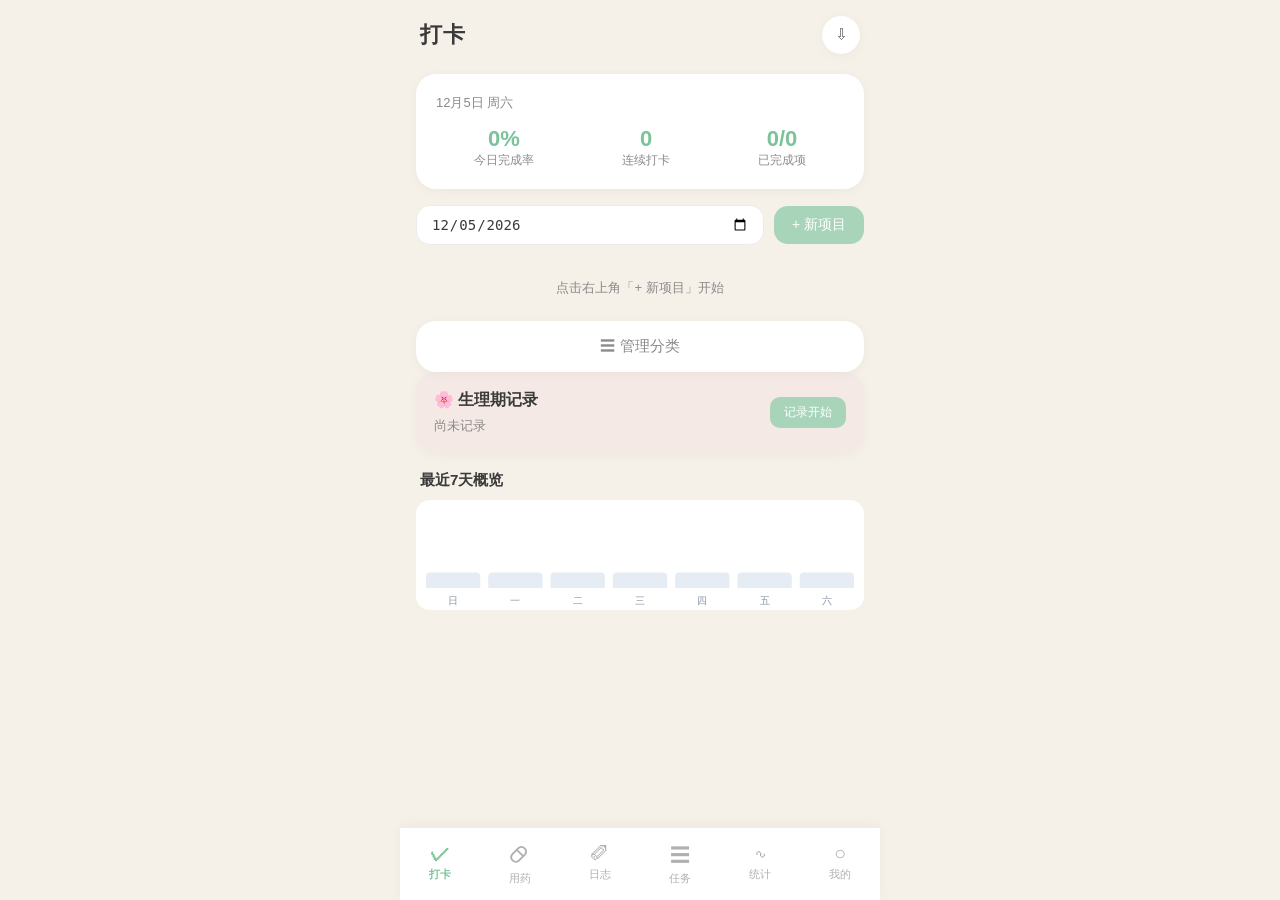
<file: index.html>
<!DOCTYPE html>
<html lang="zh-CN">
<head>
  <meta charset="UTF-8" />
  <meta name="viewport" content="width=device-width, initial-scale=1, maximum-scale=1, user-scalable=no, viewport-fit=cover" />
  <meta name="theme-color" content="#f5f0e8" />
  <meta name="apple-mobile-web-app-capable" content="yes" />
  <meta name="apple-mobile-web-app-status-bar-style" content="default" />
  <link rel="manifest" href="./manifest.webmanifest" />
  <link rel="icon" href="./icons/icon-192.png" />
  <link rel="apple-touch-icon" href="./icons/icon-192.png" />
  <link rel="stylesheet" href="./css/style.css" />
  <title>小打卡</title>
</head>
<body>
  <header class="app-header">
    <h1 id="headerTitle">打卡</h1>
    <button id="headerBackupBtn" class="icon-btn" title="备份">⇩</button>
  </header>

  <main id="mainView">
    <!-- Tab 1: 打卡（合并今日+打卡） -->
    <section class="page" id="page-habit">
      <div class="greeting-card">
        <div class="date-line" id="todayDateLine">--</div>
        <div class="greeting-row">
          <div class="greeting-stats">
            <div class="gs-item"><div class="gs-num" id="todayRate">0%</div><div class="gs-label">今日完成率</div></div>
            <div class="gs-item"><div class="gs-num" id="streakNum">0</div><div class="gs-label">连续打卡</div></div>
            <div class="gs-item"><div class="gs-num" id="doneNum">0/0</div><div class="gs-label">已完成项</div></div>
          </div>
        </div>
        <div class="period-banner hidden" id="periodBanner">
          <span>🌸 生理期进行中</span>
          <button class="link-btn" id="periodEndBtn">结束</button>
        </div>
      </div>

      <div class="toolbar">
        <input type="date" id="habitDatePicker" />
        <button class="btn-primary" id="addItemBtn">+ 新项目</button>
      </div>
      <div id="habitList" class="card-list"></div>
      <button class="manage-cats" id="manageCatsBtn">☰ 管理分类</button>

      <!-- 生理期 -->
      <div class="card period-card">
        <div class="row-between">
          <div>
            <div class="card-title">🌸 生理期记录</div>
            <div class="card-sub" id="periodStatusLine">未记录</div>
          </div>
          <button class="btn-small" id="togglePeriodBtn">记录开始</button>
        </div>
        <div id="periodStartRow" class="hidden" style="margin-top:10px; gap:8px; align-items:center;">
          <span style="font-size:13px;color:#999;">开始日期</span>
          <input type="date" id="periodStartDate" style="flex:1; padding:10px; border:1px solid #e5e5e5; border-radius:8px; font-size:15px; min-height:44px;" />
          <button class="btn-small" id="confirmStartBtn" style="min-height:44px; padding:10px 14px;">确认开始</button>
        </div>
        <div id="periodEndRow" class="hidden" style="margin-top:10px; gap:8px; align-items:center;">
          <span style="font-size:13px;color:#999;">结束日期</span>
          <input type="date" id="periodEndDate" style="flex:1; padding:10px; border:1px solid #e5e5e5; border-radius:8px; font-size:15px; min-height:44px;" />
          <button class="btn-small" id="confirmEndBtn" style="background:#d9534f; min-height:44px; padding:10px 14px;">确认结束</button>
        </div>
        <div id="periodHistoryList" style="margin-top:10px;display:none;"></div>
      </div>

      <h3 class="section-title">最近7天概览</h3>
      <canvas id="weekOverview" class="overview-canvas"></canvas>
    </section>

    <!-- Tab 2: 用药（独立） -->
    <section class="page hidden" id="page-med">
      <div class="seg" id="medViewSeg" style="margin-bottom:14px;">
        <button data-view="today" class="active">今日</button>
        <button data-view="history">历史</button>
      </div>
      <div class="med-stat-row" id="medStatRow">
        <div class="med-stat-card"><div class="ms-num" id="medDueCount">0</div><div class="ms-label">今日需服</div></div>
        <div class="med-stat-card"><div class="ms-num" id="medTakenCount">0</div><div class="ms-label">已服用</div></div>
      </div>
      <div class="card">
        <div class="row-between">
          <div class="card-title"><svg width="18" height="18" viewBox="0 0 24 24" fill="none" stroke="currentColor" stroke-width="2" stroke-linecap="round" stroke-linejoin="round" style="display:inline;vertical-align:-3px;margin-right:4px;"><path d="M10.5 20.5a5 5 0 0 1-7-7l7-7a5 5 0 0 1 7 7l-7 7z"/><path d="M8.5 8.5l7 7"/></svg>用药时间表</div>
          <div style="display:flex;gap:6px;">
            <button class="btn-small" id="medCatchupBtn">补记</button>
            <button class="btn-small" id="manageMedsBtn">管理药品</button>
          </div>
        </div>
        <div id="medList" class="card-list" style="margin-top:10px;"></div>
        <div class="med-note">⚠️ PWA 受浏览器限制无法锁屏推送提醒；APK 版本可实现完整提醒。</div>
      </div>
    </section>

    <!-- Tab 3: 日志 -->
    <section class="page hidden" id="page-log">
      <div class="toolbar">
        <input type="search" id="logSearch" placeholder="搜索关键词..." />
        <button class="btn-primary" id="addLogBtn">+ 写日志</button>
      </div>
      <div id="logTimeline" class="card-list"></div>
    </section>

    <!-- Tab 4: 任务看板 -->
    <section class="page hidden" id="page-tasks">
      <div class="toolbar">
        <div class="seg" id="taskViewSeg" style="flex:1;">
          <button data-view="week" class="active">周视图</button>
          <button data-view="month">月视图</button>
        </div>
        <button class="btn-primary" id="addTaskBtn">+ 任务</button>
      </div>
      <div id="taskWeekView"></div>
      <div id="taskMonthView" class="hidden"></div>
    </section>

    <!-- Tab 5: 统计 -->
    <section class="page hidden" id="page-stats">
      <div class="seg" id="statsTypeSeg" style="margin-bottom:10px;">
        <button data-type="habit" class="active">打卡</button>
        <button data-type="med">用药</button>
        <button data-type="period">生理期</button>
      </div>
      <select id="statsItemSelect" class="select-full"></select>
      <div class="seg" id="statsRangeSeg">
        <button data-range="week" class="active">周</button>
        <button data-range="month">月</button>
        <button data-range="year">年</button>
      </div>
      <div class="month-nav">
        <button id="statsPrev">‹</button>
        <span id="statsCursorLabel">本月</span>
        <button id="statsNext">›</button>
      </div>
      <div class="stat-summary" id="statSummary"></div>
      <div class="seg" id="chartTypeSeg" style="margin-bottom:10px;">
        <button data-chart="heatmap" class="active">热力图</button>
        <button data-chart="vbar">柱状图</button>
      </div>
      <div id="heatmapView"></div>
      <div id="hbarView" class="hidden"></div>
      <canvas id="statsChart" class="stats-canvas"></canvas>
      <h3 class="section-title">最近记录</h3>
      <div id="recentRecords" class="record-list"></div>
    </section>

    <!-- Tab 6: 我的 -->
    <section class="page hidden" id="page-me">
      <div class="me-greeting">
        <div class="me-avatar">😊</div>
        <div>
          <div class="me-title">你好，坚持打卡的你</div>
          <div class="me-sub">已累计打卡 <span id="totalStreakNum">0</span> 天，继续加油 ✨</div>
        </div>
      </div>

      <div class="me-stat-grid">
        <div class="me-stat-item"><div class="msi-num" id="meItemCount">0</div><div class="msi-label">打卡项目</div></div>
        <div class="me-stat-item"><div class="msi-num" id="meRecordCount">0</div><div class="msi-label">累计打卡</div></div>
        <div class="me-stat-item"><div class="msi-num" id="meMedCount">0</div><div class="msi-label">药品数量</div></div>
        <div class="me-stat-item"><div class="msi-num" id="meBestStreak">0</div><div class="msi-label">最长连续</div></div>
      </div>

      <div class="card">
        <div class="card-title">🎨 主题色</div>
        <div class="theme-picker" id="themePicker">
          <button class="theme-dot active" data-theme="mint" style="background:#a8d5ba;" title="薄荷绿"></button>
          <button class="theme-dot" data-theme="peach" style="background:#f5c6a0;" title="暖橙"></button>
          <button class="theme-dot" data-theme="lavender" style="background:#c5b8e0;" title="薰衣草"></button>
          <button class="theme-dot" data-theme="sky" style="background:#a8c8e0;" title="天蓝"></button>
          <button class="theme-dot" data-theme="rose" style="background:#e8b5c5;" title="玫瑰粉"></button>
          <button class="theme-dot" data-theme="ocean" style="background:#8ec8c0;" title="海洋青"></button>
        </div>
        <label class="switch-row" style="margin-top:14px;">
          <span>🌙 深色模式</span>
          <input type="checkbox" id="darkToggle" />
        </label>
      </div>

      <div class="card">
        <div class="card-title">数据备份</div>
        <div class="btn-row">
          <button class="btn-primary" id="exportBtn">导出 CSV 备份</button>
          <button class="btn-secondary" id="importBtn">导入 CSV</button>
          <input type="file" id="importFile" accept=".csv" class="hidden" />
        </div>
        <div class="med-note" style="margin-top:10px;">
          ⚠️ CSV 仅备份文字打卡/用药/任务数据；日志中的图片存在浏览器本地，无法通过 CSV 导出。请定期用手机截图或手动保存重要图片，清理浏览器数据会丢失图片。
        </div>
      </div>

      <div class="card">
        <div class="card-title danger">危险操作</div>
        <div class="btn-row">
          <button class="btn-warn" id="resetRecordsBtn">清空打卡记录</button>
          <button class="btn-warn" id="resetItemsBtn">清空项目</button>
          <button class="btn-danger" id="resetAllBtn">清空全部数据</button>
        </div>
      </div>

      <div class="foot-note">
        <div>版本 v3.3.0 · 完全离线运行</div>
        <div>所有数据仅保存在本机浏览器</div>
      </div>
    </section>
  </main>

  <!-- 底部 Tab -->
  <nav class="tabbar">
    <button class="tab active" data-tab="habit"><span class="tab-icon">✓</span><span>打卡</span></button>
    <button class="tab" data-tab="med"><span class="tab-icon"><svg width="22" height="22" viewBox="0 0 24 24" fill="none" stroke="currentColor" stroke-width="2" stroke-linecap="round"><path d="M10.5 20.5a5 5 0 0 1-7-7l7-7a5 5 0 0 1 7 7l-7 7z"/><path d="M8.5 8.5l7 7"/></svg></span><span>用药</span></button>
    <button class="tab" data-tab="log"><span class="tab-icon">✐</span><span>日志</span></button>
    <button class="tab" data-tab="tasks"><span class="tab-icon">☰</span><span>任务</span></button>
    <button class="tab" data-tab="stats"><span class="tab-icon">∿</span><span>统计</span></button>
    <button class="tab" data-tab="me"><span class="tab-icon">○</span><span>我的</span></button>
  </nav>

  <!-- 弹窗：管理分类 -->
  <div class="modal-mask hidden" id="manageCatsModal">
    <div class="modal">
      <h3 style="cursor:pointer;" id="manageCatsBack">← 管理分类</h3>
      <div id="manageCatsList" style="max-height:60vh; overflow-y:auto; margin-bottom:16px;"></div>
      <button class="btn-primary" id="addCatBtn" style="width:100%; padding:14px; font-size:15px;">+ 新增分类</button>
    </div>
  </div>

  <!-- 弹窗：新增/编辑打卡项目 -->
  <div class="modal-mask hidden" id="itemModal">
    <div class="modal">
      <h3 id="itemModalTitle">新项目</h3>
      <label class="form-row"><span>名称</span><input type="text" id="itemName" maxlength="20" placeholder="例如：早起喝水" /></label>
      <label class="form-row"><span>图标</span>
        <div class="icon-picker" id="iconPicker"></div>
      </label>
      <label class="form-row"><span>颜色</span>
        <div class="color-picker" id="colorPicker">
          <button type="button" data-color="#f0a868" class="color-dot active"></button>
          <button type="button" data-color="#5cb85c" class="color-dot"></button>
          <button type="button" data-color="#f0ad4e" class="color-dot"></button>
          <button type="button" data-color="#9b59b6" class="color-dot"></button>
          <button type="button" data-color="#5ba3d9" class="color-dot"></button>
          <button type="button" data-color="#e8789a" class="color-dot"></button>
          <button type="button" data-color="#3bb5a0" class="color-dot"></button>
          <button type="button" data-color="#e8944a" class="color-dot"></button>
        </div>
      </label>
      <div class="goal-row">
        <label class="form-row"><span>每日目标</span><input type="number" id="itemGoal" min="1" value="1" /></label>
        <label class="form-row"><span>单位</span><input type="text" id="itemUnit" maxlength="5" placeholder="次" /></label>
      </div>
      <div class="modal-actions">
        <button class="btn-secondary" id="itemCancelBtn">取消</button>
        <button class="btn-primary" id="itemSaveBtn">保存</button>
      </div>
      <button class="modal-close" id="itemDeleteBtn">删除项目</button>
    </div>
  </div>

  <!-- 弹窗：打卡状态 -->
  <div class="modal-mask hidden" id="statusModal">
    <div class="modal">
      <h3 id="statusModalTitle">选择状态</h3>
      <div class="status-grid">
        <button class="status-btn done" data-status="done">✓ 完成</button>
        <button class="status-btn postpone" data-status="postpone">⏸ 暂缓</button>
        <button class="status-btn skip" data-status="skip">✕ 放弃</button>
      </div>
      <div class="modal-actions">
        <button class="btn-secondary" id="statusCancelBtn">取消</button>
      </div>
    </div>
  </div>

  <!-- 弹窗：管理药品 -->
  <div class="modal-mask hidden" id="manageMedsModal">
    <div class="modal">
      <h3 style="cursor:pointer;" id="manageMedsBack">← 管理药品</h3>
      <div id="manageMedsList" style="max-height:60vh; overflow-y:auto; margin-bottom:16px;"></div>
      <button class="btn-primary" id="addMedBtn" style="width:100%; padding:14px; font-size:15px;">+ 添加药品</button>
    </div>
  </div>

  <!-- 弹窗：新增/编辑药品 -->
  <div class="modal-mask hidden" id="medModal">
    <div class="modal">
      <h3 id="medModalTitle">添加药品</h3>
      <label class="form-row"><span>药名</span><input type="text" id="medName" maxlength="20" placeholder="例如：维生素D" /></label>
      <label class="form-row"><span>剂量</span><input type="text" id="medDosage" maxlength="20" placeholder="例如：1粒/天" /></label>
      <label class="form-row"><span>类型</span>
        <select id="medType" style="flex:1; padding:8px; border:1px solid #e5e5e5; border-radius:8px;">
          <option value="interval">间隔N天服药</option>
          <option value="cycle">疗程（连续X天，停Y天）</option>
        </select>
      </label>
      <div id="intervalConfig">
        <label class="form-row"><span>间隔天数</span><input type="number" id="medIntervalDays" min="1" max="30" value="1" /></label>
      </div>
      <div id="cycleConfig" class="hidden">
        <label class="form-row"><span>连续天数</span><input type="number" id="medCycleOn" min="1" max="30" value="5" /></label>
        <label class="form-row"><span>暂停天数</span><input type="number" id="medCycleOff" min="1" max="30" value="2" /></label>
      </div>
      <label class="form-row"><span>开始日期</span><input type="date" id="medStartDate" /></label>
      <div class="modal-actions">
        <button class="btn-secondary" id="medCancelBtn">取消</button>
        <button class="btn-primary" id="medSaveBtn">保存</button>
      </div>
      <button class="modal-close" id="medDeleteBtn">删除此药品</button>
    </div>
  </div>

  <!-- 弹窗：用药状态 -->
  <div class="modal-mask hidden" id="medStatusModal">
    <div class="modal">
      <h3 id="medStatusTitle">用药记录</h3>
      <div class="status-grid">
        <button class="status-btn done" data-status="taken">✓ 已服</button>
        <button class="status-btn postpone" data-status="paused">⏸ 暂停</button>
        <button class="status-btn skip" data-status="missed">✕ 漏服</button>
      </div>
      <div class="modal-actions">
        <button class="btn-secondary" id="medStatusCancelBtn">取消</button>
      </div>
    </div>
  </div>

  <!-- 弹窗：补记用药 -->
  <div class="modal-mask hidden" id="medCatchupModal">
    <div class="modal">
      <h3 id="medCatchupTitle">补记用药</h3>
      <label class="form-row"><span>日期</span><input type="date" id="medCatchupDate" /></label>
      <div id="medCatchupList" style="margin:10px 0;"></div>
      <div class="modal-actions">
        <button class="btn-secondary" id="medCatchupCancelBtn">关闭</button>
      </div>
    </div>
  </div>

  <!-- 弹窗：新增/编辑任务 -->
  <div class="modal-mask hidden" id="taskModal">
    <div class="modal">
      <h3 id="taskModalTitle">新任务</h3>
      <label class="form-row"><span>任务名</span><input type="text" id="taskTitle" maxlength="30" placeholder="例如：周三交报告" /></label>
      <label class="form-row"><span>类型</span>
        <select id="taskType" style="flex:1; padding:8px; border:1px solid #e5e5e5; border-radius:8px;">
          <option value="long">长期重复任务</option>
          <option value="once">一次性任务</option>
        </select>
      </label>
      <div id="taskDateRow">
        <label class="form-row"><span>日期</span><input type="date" id="taskDate" /></label>
      </div>
      <div id="taskEndDateRow" class="hidden">
        <label class="form-row"><span>结束日期</span><input type="date" id="taskEndDate" /></label>
      </div>
      <div class="modal-actions">
        <button class="btn-secondary" id="taskCancelBtn">取消</button>
        <button class="btn-primary" id="taskSaveBtn">保存</button>
      </div>
      <button class="modal-close" id="taskDeleteBtn">删除此任务</button>
    </div>
  </div>

  <!-- 弹窗：日志编辑 -->
  <div class="modal-mask hidden" id="logModal">
    <div class="modal">
      <h3 id="logModalTitle">写日志</h3>
      <label class="form-row"><span>日期</span><input type="date" id="logDate" /></label>
      <textarea id="logText" rows="5" placeholder="今天发生了什么..." style="width:100%; padding:10px; border:1px solid #e5e5e5; border-radius:12px; font-size:14px; resize:vertical; margin:10px 0;"></textarea>
      <div id="logImgPreview" style="display:flex; flex-wrap:wrap; gap:6px; margin-bottom:10px;"></div>
      <div class="btn-row">
        <button class="btn-secondary" id="addImgBtn">+ 添加图片</button>
        <input type="file" id="logImgInput" accept="image/*" multiple class="hidden" />
      </div>
      <div class="modal-actions">
        <button class="btn-secondary" id="logCancelBtn">取消</button>
        <button class="btn-primary" id="logSaveBtn">保存</button>
      </div>
      <button class="modal-close" id="logDeleteBtn">删除此日志</button>
    </div>
  </div>

  <!-- 弹窗：当日详情 -->
  <div class="modal-mask hidden" id="dayDetailModal">
    <div class="modal">
      <h3 id="dayDetailTitle">当日详情</h3>
      <div id="dayDetailContent" style="max-height:60vh; overflow-y:auto;"></div>
      <div class="modal-actions">
        <button class="btn-secondary" id="dayDetailCloseBtn">关闭</button>
      </div>
    </div>
  </div>

  <!-- 弹窗：图片预览 -->
  <div class="modal-mask hidden" id="imgPreviewModal" style="background:rgba(0,0,0,.9);">
    <div style="width:100%; height:100%; display:flex; align-items:center; justify-content:center; position:relative;">
      <img id="imgPreviewFull" style="max-width:100%; max-height:100%; object-fit:contain;" />
      <button id="imgPreviewClose" style="position:absolute; top:20px; right:20px; background:rgba(255,255,255,.2); color:#fff; border:none; border-radius:50%; width:36px; height:36px; font-size:18px; cursor:pointer;">×</button>
    </div>
  </div>

  <div id="toast" class="toast hidden"></div>

  <script src="./js/db.js"></script>
  <script src="./js/charts.js"></script>
  <script src="./js/backup.js"></script>
  <script src="./js/app.js"></script>
</body>
</html>
</file>
<file: css/style.css>
/* ============================================
   小打卡 v3.3 · 柔和轻拟物卡片风
   ============================================ */
* { box-sizing: border-box; -webkit-tap-highlight-color: transparent; }

:root {
  --bg: #f5f0e8;
  --card: #ffffff;
  --text: #3a3a3a;
  --text-2: #8a8a8a;
  --text-3: #b0b0b0;
  --primary: #a8d5ba;
  --primary-deep: #7bc49a;
  --accent: #f0a868;
  --accent-deep: #e8944a;
  --border: #ececec;
  --shadow: 0 2px 12px rgba(0,0,0,.04);
  --radius: 20px;
  --radius-sm: 14px;
}

/* 深色模式 */
body.dark {
  --bg: #2a2a2e;
  --card: #3a3a40;
  --text: #e8e8e8;
  --text-2: #a0a0a0;
  --text-3: #707070;
  --border: #4a4a50;
  --shadow: 0 2px 12px rgba(0,0,0,.2);
}

/* 主题色变量 */
body[data-theme="mint"]    { --primary: #a8d5ba; --primary-deep: #7bc49a; }
body[data-theme="peach"]   { --primary: #f5c6a0; --primary-deep: #e8a878; }
body[data-theme="lavender"]{ --primary: #c5b8e0; --primary-deep: #a898d0; }
body[data-theme="sky"]     { --primary: #a8c8e0; --primary-deep: #7eb0d0; }
body[data-theme="rose"]    { --primary: #e8b5c5; --primary-deep: #d898ac; }
body[data-theme="ocean"]   { --primary: #8ec8c0; --primary-deep: #6ab0a8; }

html, body {
  margin: 0; padding: 0;
  font-family: -apple-system, BlinkMacSystemFont, "PingFang SC", "Microsoft YaHei", sans-serif;
  background: var(--bg); color: var(--text);
  font-size: 15px;
  overscroll-behavior-y: none;
  transition: background .3s, color .3s;
}
body {
  max-width: 480px; margin: 0 auto;
  padding-bottom: 80px;
  min-height: 100vh;
}

/* 顶部 */
.app-header {
  position: sticky; top: 0; z-index: 10;
  display: flex; align-items: center; justify-content: space-between;
  padding: 16px 20px; padding-top: calc(16px + env(safe-area-inset-top));
  background: var(--bg);
}
.app-header h1 { font-size: 22px; margin: 0; font-weight: 700; color: var(--text); letter-spacing: .5px; }
.icon-btn {
  border: none; background: var(--card); width: 38px; height: 38px;
  border-radius: 50%; font-size: 16px; cursor: pointer; color: var(--text-2);
  box-shadow: var(--shadow);
}

.page { padding: 4px 16px; animation: fadeIn .25s ease; }
@keyframes fadeIn { from { opacity: 0; transform: translateY(6px); } to { opacity: 1; transform: none; } }
.hidden { display: none !important; }

/* 卡片 */
.card {
  background: var(--card); border-radius: var(--radius); padding: 18px;
  margin-bottom: 14px; box-shadow: var(--shadow);
  transition: background .3s;
}
.card-title { font-weight: 600; font-size: 16px; margin-bottom: 6px; color: var(--text); }
.card-sub { font-size: 13px; color: var(--text-2); }
.card-title.danger { color: #e88a8a; }

/* 顶部问候卡 */
.greeting-card {
  background: var(--card); border-radius: var(--radius);
  padding: 20px; margin-bottom: 16px; box-shadow: var(--shadow);
}
.date-line { font-size: 13px; color: var(--text-2); margin-bottom: 14px; }
.greeting-row { display: flex; align-items: center; gap: 20px; }
.progress-ring-wrap { position: relative; width: 110px; height: 110px; flex-shrink: 0; }
.progress-ring-wrap canvas { position: absolute; top: 0; left: 0; }
.progress-text {
  position: absolute; inset: 0; display: flex; flex-direction: column;
  align-items: center; justify-content: center;
}
.big-num { font-size: 24px; font-weight: 700; color: var(--text); }
.progress-text .sub { font-size: 11px; color: var(--text-2); }
.greeting-stats { flex: 1; display: flex; justify-content: space-around; gap: 12px; }
.gs-item { text-align: center; }
.gs-item .gs-num { font-size: 22px; font-weight: 700; color: var(--primary-deep); }
.gs-item .gs-label { font-size: 12px; color: var(--text-2); }
.period-banner {
  background: rgba(232,181,197,.2); border-radius: 12px;
  padding: 10px 14px; margin-top: 14px; font-size: 13px;
  display: flex; justify-content: space-between; align-items: center;
  color: var(--text);
}
.period-banner.hidden { display: none; }
.link-btn { background: none; border: none; color: var(--accent-deep); cursor: pointer; font-size: 12px; }

/* 板块标题 */
.section-title { font-size: 15px; font-weight: 600; margin: 18px 4px 10px; color: var(--text); }

/* 工具栏 */
.toolbar { display: flex; gap: 10px; margin-bottom: 14px; align-items: center; }
.toolbar input[type="date"], .toolbar input[type="search"] {
  flex: 1; padding: 10px 14px; border: 1px solid var(--border); border-radius: var(--radius-sm);
  font-size: 14px; background: var(--card); color: var(--text);
}

/* 按钮 */
.btn-primary {
  background: var(--primary); color: #fff; border: none; padding: 10px 18px;
  border-radius: var(--radius-sm); font-size: 14px; cursor: pointer; font-weight: 500;
  transition: transform .15s, background .2s;
}
.btn-primary:active { transform: scale(.96); }
.btn-secondary {
  background: var(--border); color: var(--text); border: none; padding: 10px 18px;
  border-radius: var(--radius-sm); font-size: 14px; cursor: pointer;
  transition: transform .15s;
}
.btn-secondary:active { transform: scale(.96); }
.btn-small {
  background: var(--primary); color: #fff; border: none; padding: 7px 14px;
  border-radius: 10px; font-size: 12px; cursor: pointer;
}
.btn-warn {
  background: #fff5e0; color: #b26a00; border: 1px solid #f0d8a0;
  padding: 10px 14px; border-radius: var(--radius-sm); font-size: 13px; cursor: pointer;
}
.btn-danger {
  background: #e88a8a; color: #fff; border: none;
  padding: 10px 14px; border-radius: var(--radius-sm); font-size: 13px; cursor: pointer;
}
.btn-row { display: flex; gap: 10px; flex-wrap: wrap; margin-top: 10px; }
.btn-row button { flex: 1; min-width: 90px; }

/* 下拉 */
.select-full {
  width: 100%; padding: 12px 14px; border: 1px solid var(--border); border-radius: var(--radius-sm);
  font-size: 14px; background: var(--card); color: var(--text); margin-bottom: 12px;
}

/* 分段选择 */
.seg {
  display: flex; background: var(--border); border-radius: var(--radius-sm); padding: 4px;
}
.seg button {
  flex: 1; border: none; background: transparent; padding: 12px 8px;
  border-radius: 10px; font-size: 15px; cursor: pointer; color: var(--text-2);
  transition: all .2s; min-height: 44px;
}
.seg button.active { background: var(--card); color: var(--primary-deep); font-weight: 600; box-shadow: var(--shadow); }

/* 打卡项 */
.card-list { display: flex; flex-direction: column; gap: 12px; }
.habit-item {
  background: var(--card); border-radius: var(--radius); padding: 16px 18px;
  display: flex; align-items: center; gap: 14px;
  box-shadow: var(--shadow); cursor: pointer;
  transition: transform .15s, border-color .2s, background .2s;
  border: 2px solid transparent;
}
.habit-item:active { transform: scale(.99); }
.habit-item.done {
  background: rgba(123,196,154,.08);
  border-color: var(--primary-deep);
}
.habit-icon { flex-shrink: 0; display: flex; align-items: center; justify-content: center; }
.habit-mid { flex: 1; min-width: 0; }
.habit-name { font-size: 16px; font-weight: 600; color: var(--text); margin-bottom: 8px; }
.habit-bar { height: 6px; background: rgba(240,168,104,.15); border-radius: 3px; overflow: hidden; }
.habit-bar-fill { height: 100%; background: var(--accent); border-radius: 3px; transition: width .3s; }
.habit-item.done .habit-bar { background: rgba(123,196,154,.15); }
.habit-item.done .habit-bar-fill { background: var(--primary-deep); }
.habit-right { text-align: right; flex-shrink: 0; }
.habit-streak { font-size: 11px; color: var(--text-2); margin-bottom: 4px; }
.habit-count { font-size: 14px; color: var(--text); margin-bottom: 8px; }
.habit-btn {
  width: 36px; height: 36px; border-radius: 12px; border: none;
  background: var(--accent); color: #fff; font-size: 18px; cursor: pointer;
  display: inline-flex; align-items: center; justify-content: center;
  transition: transform .15s;
}
.habit-btn:active { transform: scale(.92); }
.habit-item.done .habit-btn {
  background: var(--primary-deep);
}
.manage-cats {
  width: 100%; padding: 16px; background: var(--card); border: none;
  border-radius: var(--radius); font-size: 15px; color: var(--text-2);
  box-shadow: var(--shadow); cursor: pointer; margin-top: 4px;
}
.manage-cat-row {
  display: flex; align-items: center; gap: 12px; padding: 14px;
  background: var(--card); border-radius: var(--radius-sm); margin-bottom: 10px;
  box-shadow: var(--shadow);
}
.mc-icon { flex-shrink: 0; display: flex; align-items: center; }
.mc-info { flex: 1; }
.mc-name { font-size: 16px; font-weight: 600; color: var(--text); }
.mc-goal { font-size: 12px; color: var(--text-2); margin-top: 2px; }
.mc-edit, .mc-del {
  background: none; border: none; font-size: 16px; cursor: pointer; padding: 6px;
}

/* 生理期卡 */
.period-card { background: rgba(232,181,197,.12); border: none; }
.row-between { display: flex; justify-content: space-between; align-items: center; gap: 10px; }

/* 统计 */
.stat-summary {
  display: flex; justify-content: space-around; background: var(--card);
  border-radius: var(--radius-sm); padding: 16px; margin-bottom: 14px; box-shadow: var(--shadow);
}
.stat-summary .num { font-size: 22px; font-weight: 700; color: var(--primary-deep); }
.stat-summary .label { font-size: 11px; color: var(--text-2); margin-top: 2px; }
.overview-canvas { width: 100%; height: 110px; background: var(--card); border-radius: var(--radius-sm); margin-bottom: 14px; }
.stats-canvas { width: 100%; height: 220px; background: var(--card); border-radius: var(--radius-sm); margin-bottom: 14px; }

.record-list { font-size: 13px; }
.record-row {
  display: flex; justify-content: space-between; padding: 10px 4px;
  border-bottom: 1px dashed var(--border);
}
.record-row:last-child { border-bottom: none; }

/* 表单 */
.form-row {
  display: flex; align-items: center; gap: 12px; padding: 12px 0;
  border-bottom: 1px solid var(--border); font-size: 14px;
}
.form-row:last-child { border-bottom: none; }
.form-row > span { width: 70px; color: var(--text-2); flex-shrink: 0; }
.form-row input[type="text"] {
  flex: 1; border: 1px solid var(--border); border-radius: 10px; padding: 10px;
  font-size: 14px; background: var(--bg); color: var(--text);
}
.switch-row {
  display: flex; justify-content: space-between; align-items: center;
  padding: 8px 0; font-size: 14px; color: var(--text);
}

/* 颜色选择 */
.color-picker { display: flex; gap: 12px; flex-wrap: wrap; }
.color-dot {
  width: 28px; height: 28px; border-radius: 50%; border: 2px solid transparent;
  cursor: pointer; padding: 0;
}
.color-dot.active { border-color: var(--text); transform: scale(1.1); }

/* 图标选择 */
.icon-picker { display: grid; grid-template-columns: repeat(6, 1fr); gap: 8px; }
.icon-opt {
  width: 44px; height: 44px; border-radius: 12px; border: 2px solid var(--border);
  background: var(--bg); color: var(--text-2); display: flex; align-items: center; justify-content: center;
  cursor: pointer;
}
.icon-opt.active { border-color: var(--accent); background: rgba(240,168,104,.1); color: var(--accent-deep); }
.goal-row { display: flex; gap: 12px; }
.goal-row .form-row { flex: 1; }

/* 底部导航 */
.tabbar {
  position: fixed; bottom: 0; left: 50%; transform: translateX(-50%);
  width: 100%; max-width: 480px;
  background: var(--card); border-top: 1px solid var(--border);
  display: flex; padding: 8px 0 calc(8px + env(safe-area-inset-bottom));
  z-index: 100;
  box-shadow: 0 -2px 12px rgba(0,0,0,.04);
}
.tab {
  flex: 1; background: none; border: none; padding: 6px 0;
  display: flex; flex-direction: column; align-items: center; gap: 2px;
  font-size: 11px; color: var(--text-3); cursor: pointer;
  transition: color .2s;
}
.tab.active { color: var(--primary-deep); font-weight: 600; }
.tab-icon { font-size: 20px; }

/* 弹窗 */
.modal-mask {
  position: fixed; inset: 0; background: rgba(0,0,0,.35); z-index: 200;
  display: flex; align-items: flex-end; justify-content: center;
  backdrop-filter: blur(2px);
}
.modal {
  background: var(--card); width: 100%; max-width: 480px;
  border-radius: 24px 24px 0 0; padding: 24px 20px calc(24px + env(safe-area-inset-bottom));
  animation: slideUp .25s ease;
  color: var(--text);
}
@keyframes slideUp { from { transform: translateY(100%); } to { transform: none; } }
.modal h3 { margin: 0 0 16px; font-size: 18px; font-weight: 700; }
.modal-actions { display: flex; gap: 10px; margin-top: 18px; }
.modal-actions button { flex: 1; }
.modal.center { display: flex; flex-direction: column; align-items: center; gap: 16px; text-align: center; }
.modal-close {
  background: none; border: none; color: #d97070; margin-top: 16px;
  cursor: pointer; font-size: 13px;
}

/* 状态按钮 */
.status-grid { display: grid; grid-template-columns: repeat(3, 1fr); gap: 10px; }
.status-btn {
  padding: 18px 6px; border: none; border-radius: 14px; font-size: 14px;
  cursor: pointer; font-weight: 600;
}
.status-btn.done { background: #e8f5ee; color: #5aaa7e; }
.status-btn.postpone { background: #fff5e0; color: #d4943a; }
.status-btn.skip { background: #fde8e8; color: #d97070; }

.encourage-emoji { font-size: 60px; }
.encourage-text { font-size: 16px; color: var(--text); margin-bottom: 8px; }

/* Toast */
.toast {
  position: fixed; bottom: 100px; left: 50%; transform: translateX(-50%);
  background: rgba(0,0,0,.7); color: #fff; padding: 10px 20px;
  border-radius: 20px; font-size: 13px; z-index: 300;
  animation: fadeIn .2s;
}

.foot-note { text-align: center; color: var(--text-3); font-size: 11px; padding: 24px 0; line-height: 1.6; }

/* ========== 用药 ========== */
.med-stat-row { display: flex; gap: 12px; margin-bottom: 14px; }
.med-stat-card {
  flex: 1; background: var(--card); border-radius: var(--radius-sm);
  padding: 18px; text-align: center; box-shadow: var(--shadow);
}
.med-stat-card .ms-num { font-size: 28px; font-weight: 700; color: var(--primary-deep); }
.med-stat-card .ms-label { font-size: 12px; color: var(--text-2); margin-top: 4px; }
.med-note { font-size: 11px; color: var(--text-3); margin-top: 12px; padding: 10px; background: var(--bg); border-radius: 10px; }
.med-item {
  background: var(--card); border-radius: var(--radius-sm); padding: 18px;
  display: flex; align-items: center; gap: 12px; margin-bottom: 12px;
  box-shadow: var(--shadow); border-left: 4px solid var(--accent);
  transition: transform .15s;
}
.med-item:active { transform: scale(.99); }
.med-item .med-info { flex: 1; }
.med-name-row { display: flex; align-items: center; gap: 10px; margin-bottom: 4px; }
.med-name-lg { font-size: 18px; font-weight: 700; color: var(--text); }
.med-item .med-meta { font-size: 12px; color: var(--text-2); }
.med-item .med-status-tag { font-size: 11px; padding: 3px 10px; border-radius: 10px; }
.med-status-tag.taken { background: rgba(123,196,154,.2); color: var(--primary-deep); }
.med-status-tag.missed { background: #fde8e8; color: #d97070; }
.med-status-tag.paused { background: #fff5e0; color: #d4943a; }
.med-status-tag.pending { background: var(--border); color: var(--text-2); }
.med-action {
  border: none; padding: 10px 18px; border-radius: 12px; font-size: 14px;
  cursor: pointer; font-weight: 500; white-space: nowrap;
}
.med-action.primary { background: var(--accent); color: #fff; }
.med-action.undo { background: var(--border); color: var(--text-2); }

/* ========== 任务看板 ========== */
.task-day-col { background: var(--card); border-radius: var(--radius-sm); padding: 14px; margin-bottom: 12px; box-shadow: var(--shadow); }
.task-day-col .day-head {
  font-size: 13px; font-weight: 600; margin-bottom: 10px;
  padding-bottom: 8px; border-bottom: 1px solid var(--border);
  display: flex; justify-content: space-between; color: var(--text);
}
.task-day-col .day-head.today { color: var(--primary-deep); }
.task-row {
  display: flex; align-items: center; gap: 10px; padding: 8px 0;
  font-size: 14px; cursor: pointer; color: var(--text);
}
.task-row .check-box {
  width: 20px; height: 20px; border: 2px solid var(--text-3); border-radius: 6px;
  flex-shrink: 0; display: flex; align-items: center; justify-content: center;
  font-size: 12px; color: #fff;
}
.task-row.done .check-box { background: var(--primary-deep); border-color: var(--primary-deep); }
.task-row.done .task-title { text-decoration: line-through; color: var(--text-3); }
.task-row .task-badge { font-size: 10px; padding: 2px 8px; border-radius: 8px; margin-left: auto; }
.task-badge.long { background: rgba(168,213,186,.25); color: var(--primary-deep); }
.task-badge.once { background: rgba(232,181,197,.25); color: #d898ac; }

/* 月视图 */
.month-grid { display: grid; grid-template-columns: repeat(7, 1fr); gap: 4px; }
.month-grid .weekday-head { font-size: 11px; text-align: center; color: var(--text-2); padding: 6px 0; }
.month-cell {
  aspect-ratio: 1; background: var(--card); border-radius: 10px; padding: 4px;
  font-size: 11px; position: relative; overflow: hidden; color: var(--text);
}
.month-cell.other-month { opacity: .25; }
.month-cell.today { background: rgba(168,213,186,.3); font-weight: 600; }
.month-cell .dot {
  width: 5px; height: 5px; border-radius: 50%; background: var(--primary-deep);
  position: absolute; bottom: 4px; right: 4px;
}
.month-cell .dot.done { background: #5aaa7e; }
.month-nav {
  display: flex; justify-content: space-between; align-items: center;
  margin-bottom: 12px; font-size: 15px; font-weight: 600; color: var(--text);
}
.month-nav button {
  background: var(--card); border: none; width: 36px; height: 36px;
  border-radius: 50%; cursor: pointer; font-size: 18px; color: var(--text-2);
  box-shadow: var(--shadow);
}

/* 热力图 */
.heatmap-grid {
  display: grid; grid-template-columns: repeat(7, 1fr); gap: 4px;
  background: var(--card); border-radius: var(--radius-sm); padding: 14px; margin-bottom: 10px;
}
.heatmap-grid .hm-head { font-size: 10px; text-align: center; color: var(--text-2); padding: 2px 0; }
.heatmap-cell {
  aspect-ratio: 1; border-radius: 6px; display: flex; align-items: center; justify-content: center;
  font-size: 10px; color: #fff;
}
.heatmap-cell.none { background: var(--border); color: var(--text-3); }
.heatmap-cell.done { background: #7bc49a; color: #fff; }
.heatmap-cell.postpone { background: #f0c878; color: #fff; }
.heatmap-cell.skip { background: #e89898; color: #fff; }
.heatmap-cell.period { background: #e8b5c5; }
.heatmap-cell.taken { background: var(--primary-deep); color: #fff; }
.heatmap-cell.missed { background: #e07a5f; color: #fff; }
.heatmap-cell.paused { background: #f4a261; color: #fff; }
.heatmap-cell.today { outline: 2px solid var(--accent); outline-offset: 1px; }
.hm-legend {
  display: flex; flex-wrap: wrap; gap: 10px; padding: 10px 14px;
  font-size: 10px; color: var(--text-2); background: var(--card); border-radius: var(--radius-sm); margin-top: 6px;
}
.hm-legend .dot { width: 10px; height: 10px; border-radius: 3px; display: inline-block; margin-right: 4px; vertical-align: middle; }

/* ========== 日志时间轴（朋友圈风） ========== */
.moment-group { display: flex; gap: 14px; margin-bottom: 20px; align-items: flex-start; }
.moment-date {
  font-size: 17px; font-weight: 700; color: var(--text);
  width: 64px; flex-shrink: 0; padding-top: 16px; text-align: right;
}
.moment-list { flex: 1; background: var(--card); border-radius: var(--radius-sm); overflow: hidden; box-shadow: var(--shadow); }
.moment-row { display: flex; flex-direction: column; gap: 10px; padding: 14px; border-bottom: 1px solid var(--border); }
.moment-row:last-child { border-bottom: none; }
.moment-body { min-width: 0; }
.moment-text { font-size: 14px; line-height: 1.6; color: var(--text); word-break: break-word; white-space: pre-wrap; }
.moment-text.clamped { display: -webkit-box; -webkit-line-clamp: 2; -webkit-box-orient: vertical; overflow: hidden; }
.moment-toggle { margin-top: 4px; font-size: 12px; color: var(--primary-deep); cursor: pointer; }
.moment-meta { margin-top: 8px; display: flex; gap: 16px; font-size: 12px; }
.moment-meta span { color: var(--primary-deep); cursor: pointer; }
.moment-thumbs { display: grid; grid-template-columns: repeat(3, 1fr); gap: 6px; }
.moment-thumb { width: 100%; aspect-ratio: 1; object-fit: cover; border-radius: 10px; cursor: pointer; }

#logImgPreview { display: flex; flex-wrap: wrap; gap: 6px; }
#logImgPreview img { width: 70px; height: 70px; object-fit: cover; border-radius: 8px; }
#logImgPreview .img-wrap { position: relative; }
#logImgPreview .img-del {
  position: absolute; top: -4px; right: -4px; width: 18px; height: 18px;
  background: #d97070; color: #fff; border-radius: 50%; font-size: 12px;
  text-align: center; line-height: 18px; cursor: pointer;
}
.day-section { margin-bottom: 14px; }
.day-section h4 { font-size: 13px; color: var(--text-2); margin: 10px 0; }
.day-record-row {
  display: flex; justify-content: space-between; padding: 8px 0;
  font-size: 13px; border-bottom: 1px dashed var(--border); color: var(--text);
}

.storage-warn {
  background: #fff5e0; border: 1px solid #f0d8a0; color: #b26a00;
  font-size: 12px; padding: 10px 12px; border-radius: 12px; margin-bottom: 12px;
}

/* ========== 我的页面 ========== */
.me-greeting {
  display: flex; align-items: center; gap: 14px;
  background: var(--card); border-radius: var(--radius); padding: 20px;
  margin-bottom: 16px; box-shadow: var(--shadow);
}
.me-avatar {
  width: 56px; height: 56px; border-radius: 50%; background: rgba(168,213,186,.25);
  display: flex; align-items: center; justify-content: center; font-size: 28px;
}
.me-title { font-size: 17px; font-weight: 700; color: var(--text); }
.me-sub { font-size: 12px; color: var(--text-2); margin-top: 4px; }
.me-stat-grid { display: grid; grid-template-columns: repeat(2, 1fr); gap: 12px; margin-bottom: 16px; }
.me-stat-item {
  background: var(--card); border-radius: var(--radius-sm); padding: 18px;
  text-align: center; box-shadow: var(--shadow);
}
.me-stat-item .msi-num { font-size: 26px; font-weight: 700; color: var(--primary-deep); }
.me-stat-item .msi-label { font-size: 12px; color: var(--text-2); margin-top: 4px; }
.theme-picker { display: flex; gap: 12px; flex-wrap: wrap; margin-top: 10px; }
.theme-dot {
  width: 32px; height: 32px; border-radius: 50%; border: 3px solid transparent;
  cursor: pointer; transition: transform .15s;
}
.theme-dot.active { border-color: var(--text); transform: scale(1.1); }
</file>
